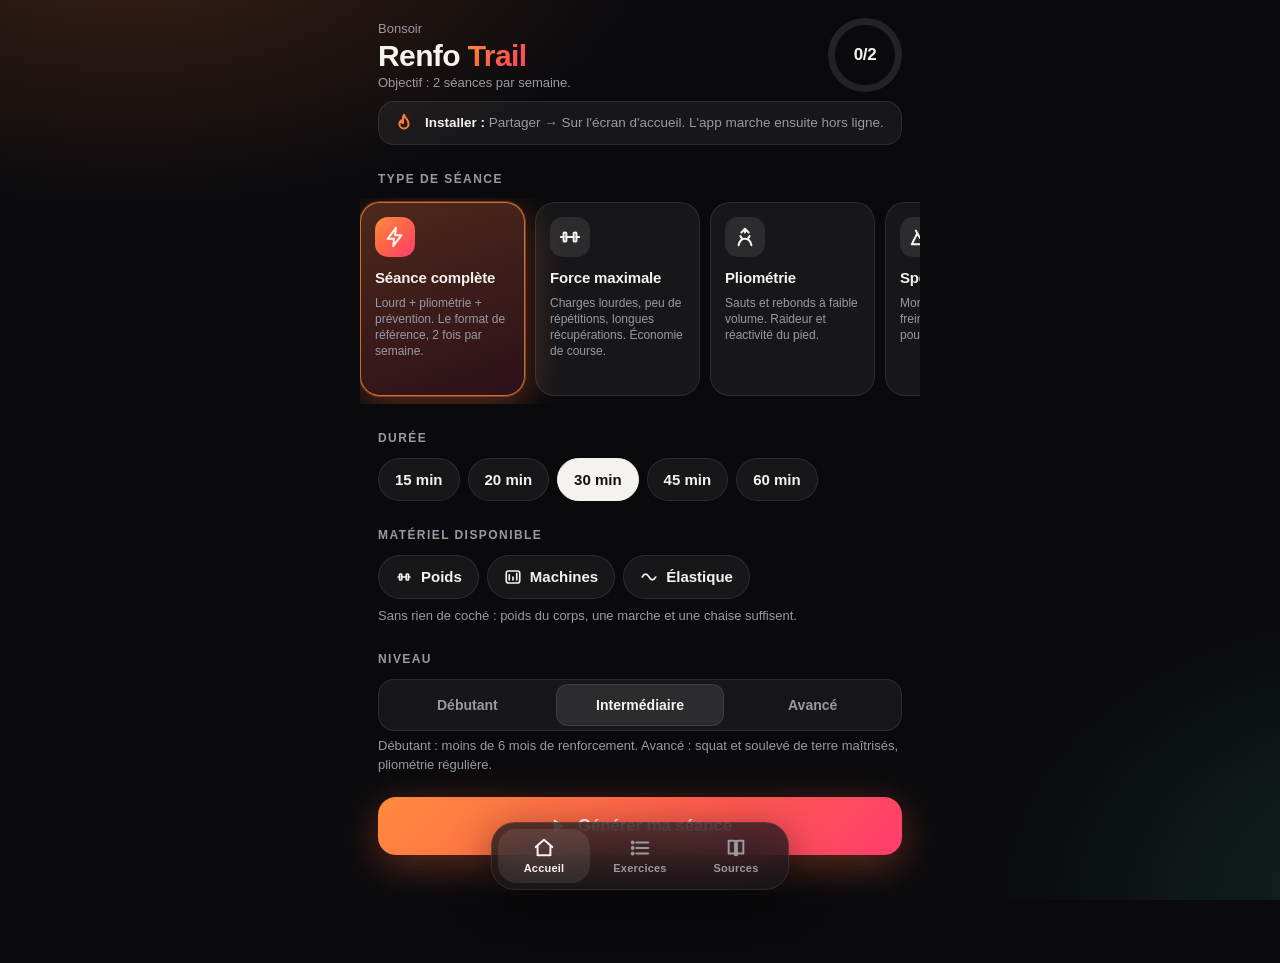
<file: index.html>
<!doctype html>
<html lang="fr">
<head>
<meta charset="utf-8">
<meta name="viewport" content="width=device-width, initial-scale=1, viewport-fit=cover">
<title>Renfo Trail</title>
<meta name="description" content="Séances de renforcement musculaire pour la course à pied et le trail, fondées sur les études récentes de kinésithérapie et de médecine du sport.">
<meta name="theme-color" content="#0a0a0d">
<meta name="color-scheme" content="dark">
<meta name="apple-mobile-web-app-capable" content="yes">
<meta name="mobile-web-app-capable" content="yes">
<meta name="apple-mobile-web-app-status-bar-style" content="black-translucent">
<meta name="apple-mobile-web-app-title" content="Renfo Trail">
<link rel="manifest" href="manifest.webmanifest">
<link rel="apple-touch-icon" href="icon-180.png">
<link rel="icon" href="icon.svg" type="image/svg+xml">
<link rel="stylesheet" href="style.css">
</head>
<body>
<main id="app"></main>
<div class="tabs" id="tabs"></div>
<script src="rig.js"></script>
<script src="exercises.js"></script>
<script type="module" src="rig3d.js"></script>
<script type="module" src="app.js"></script>
</body>
</html>
</file>
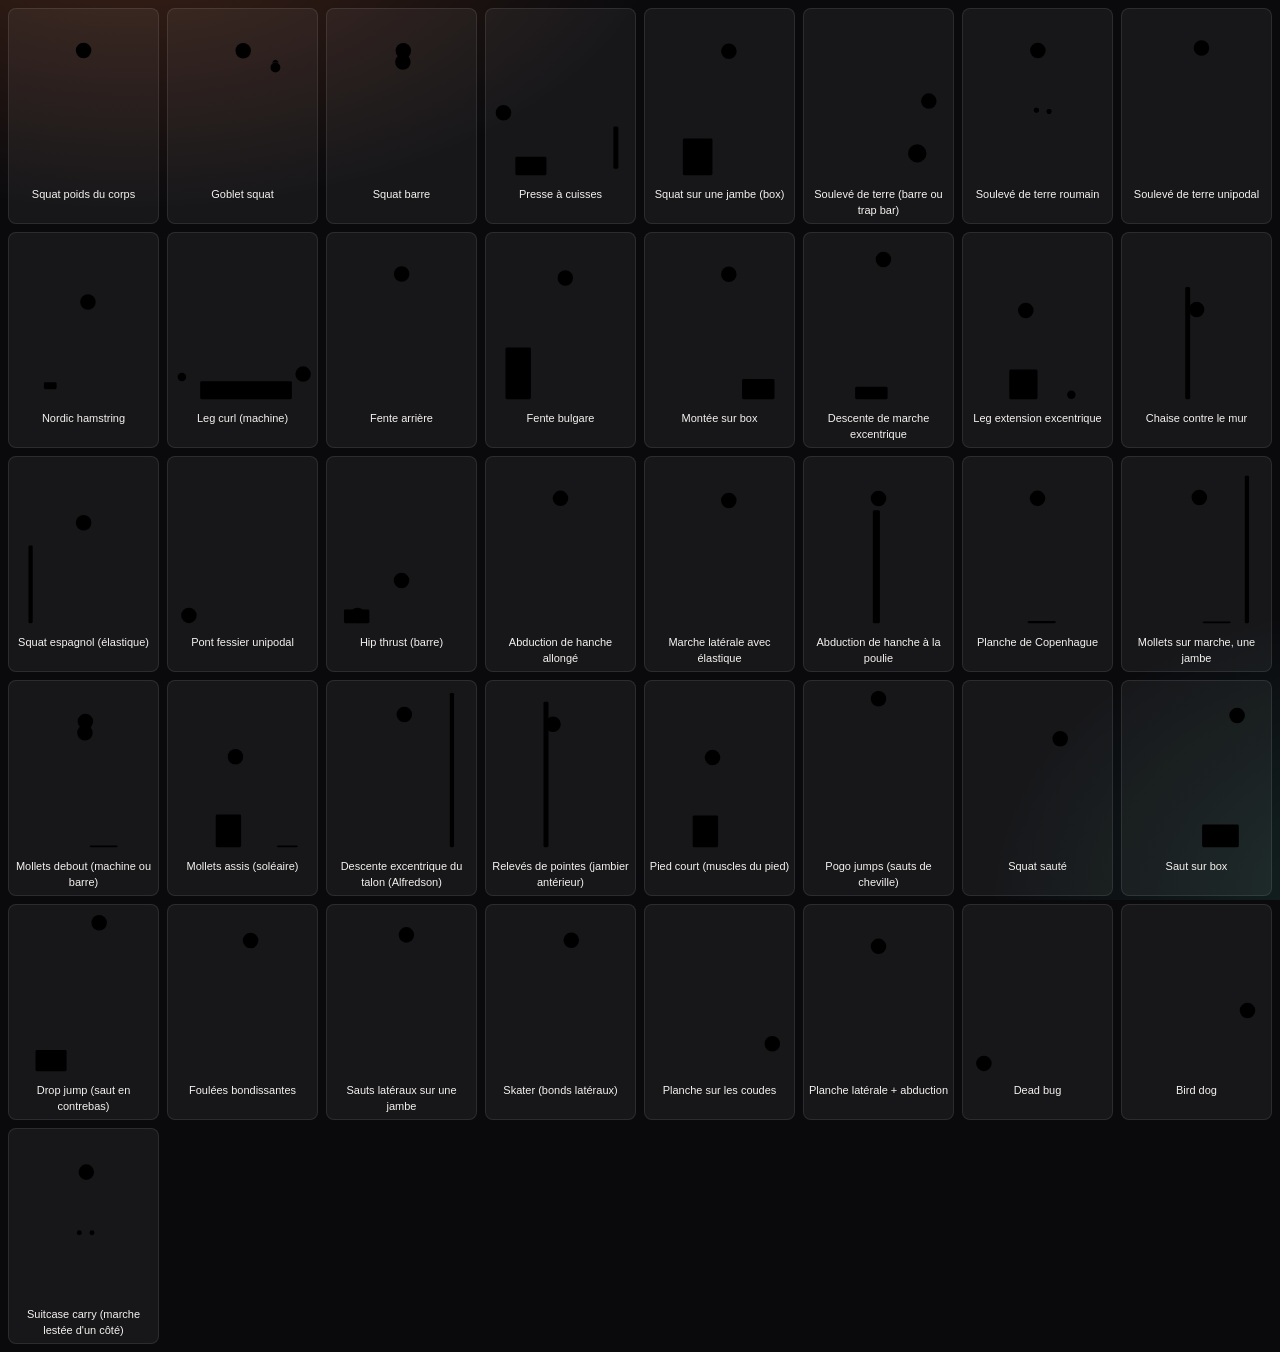
<file: _debug.html>
<!doctype html><html lang="fr"><head><meta charset="utf-8"><link rel="stylesheet" href="style.css"><style>
.grid{display:grid;grid-template-columns:repeat(auto-fill,minmax(var(--w,150px),1fr));gap:8px;padding:8px}.cell{background:var(--card);border:1px solid var(--line);border-radius:8px;padding:4px;text-align:center;font-size:11px}.cell .anim{aspect-ratio:1/1;max-height:none;padding:0}
</style></head><body><div class="grid" id="g"></div><script src="rig.js"></script><script src="exercises.js"></script><script>
const g=document.getElementById('g');const q=new URLSearchParams(location.search);const only=q.get("only");if(q.get("w"))document.getElementById("g").style.setProperty("--w",q.get("w")+"px");
for(const e of EXERCISES){ if(only && !only.split(',').includes(e.id)) continue; const d=document.createElement('div');d.className='cell';d.innerHTML='<div class="anim"></div>'+e.name;g.appendChild(d);RIG.animate(d.querySelector('.anim'),e.anim);}
</script></body></html>
</file>
<file: style.css>
:root { --bg: #0a0a0d; --bg2: #141418; --card: rgba(255,255,255,.055); --card2: rgba(255,255,255,.09); --line: rgba(255,255,255,.09); --fg: #f5f3ef; --muted: #9a99a3; --dim: #6c6b75; --accent: #ff7a3d; --accent2: #ffb347; --teal: #4fd1b3; --rose: #ff4d6d; --grad: linear-gradient(135deg, #ff8a3d 0%, #ff5a4e 60%, #ff3d6e 100%); --glow: 0 10px 40px rgba(255,110,60,.35); --r: 22px; --tab: 84px; }
* { box-sizing: border-box; -webkit-tap-highlight-color: transparent; }
html { -webkit-text-size-adjust: 100%; background: var(--bg); }
body { margin: 0; color: var(--fg); background: radial-gradient(900px 500px at 10% -10%, rgba(255,122,61,.22), transparent 60%), radial-gradient(700px 500px at 110% 100%, rgba(79,209,179,.14), transparent 60%), var(--bg); background-attachment: fixed; font: 16px/1.45 -apple-system, BlinkMacSystemFont, "SF Pro Text", "Inter", Segoe UI, Roboto, sans-serif; min-height: 100vh; overscroll-behavior-y: none; }
#app { max-width: 560px; margin: 0 auto; padding: calc(env(safe-area-inset-top) + 14px) 18px calc(var(--tab) + env(safe-area-inset-bottom) + 24px); }
h1, h2, h3, .num { font-family: -apple-system, BlinkMacSystemFont, "SF Pro Display", "Inter", sans-serif; letter-spacing: -.02em; }
h1 { font-size: 30px; font-weight: 800; margin: 0; line-height: 1.1; }
h2 { font-size: 12px; font-weight: 700; text-transform: uppercase; letter-spacing: .12em; color: var(--muted); margin: 26px 0 10px; }
h3 { font-size: 16px; font-weight: 700; margin: 0 0 8px; }
p { margin: 6px 0; } a { color: var(--teal); }
.muted { color: var(--muted); } .small { font-size: 13px; } .center { text-align: center; }
.grad { background: var(--grad); -webkit-background-clip: text; background-clip: text; color: transparent; }
.top { display: flex; align-items: center; gap: 12px; padding: 6px 0 10px; }
.top .t { flex: 1; min-width: 0; } .top .t h1 { font-size: 22px; } .sub { color: var(--muted); font-size: 14px; margin: 2px 0 0; }
.back { width: 40px; height: 40px; border-radius: 14px; background: var(--card2); border: 1px solid var(--line); display: inline-flex; align-items: center; justify-content: center; color: var(--fg); text-decoration: none; flex: none; backdrop-filter: blur(14px); -webkit-backdrop-filter: blur(14px); }
.back svg { width: 18px; height: 18px; }
.card { background: var(--card); border: 1px solid var(--line); border-radius: var(--r); padding: 16px; margin: 10px 0; }
.hero { position: relative; overflow: hidden; border-radius: 26px; padding: 20px; background: var(--grad); color: #fff; box-shadow: var(--glow); }
.hero::after { content: ""; position: absolute; inset: 0; background: radial-gradient(260px 160px at 90% 0%, rgba(255,255,255,.35), transparent 70%); pointer-events: none; }
.hero h1 { font-size: 26px; } .hero .sub { color: rgba(255,255,255,.85); }
.hero .stats { display: flex; gap: 18px; margin-top: 14px; } .hero .stats div { display: flex; flex-direction: column; } .hero .stats b { font-size: 22px; font-weight: 800; letter-spacing: -.02em; } .hero .stats span { font-size: 12px; opacity: .85; text-transform: uppercase; letter-spacing: .08em; }
.greet { display: flex; align-items: center; justify-content: space-between; gap: 14px; margin: 4px 0 6px; }
.greet .ring { width: 74px; height: 74px; position: relative; flex: none; } .ring svg { width: 100%; height: 100%; transform: rotate(-90deg); } .ring .lbl { position: absolute; inset: 0; display: flex; align-items: center; justify-content: center; font-weight: 800; font-size: 17px; letter-spacing: -.02em; }
.greet p { margin: 2px 0 0; }
.types { display: flex; gap: 10px; overflow-x: auto; scroll-snap-type: x mandatory; margin: 0 -18px; padding: 4px 18px 8px; -ms-overflow-style: none; scrollbar-width: none; } .types::-webkit-scrollbar { display: none; }
.type { scroll-snap-align: start; flex: 0 0 150px; text-align: left; background: var(--card); border: 1px solid var(--line); border-radius: 20px; padding: 14px; color: var(--fg); font: inherit; display: flex; flex-direction: column; gap: 6px; min-height: 164px; position: relative; transition: transform .15s; }
.type:active { transform: scale(.97); }
.type .ic { width: 40px; height: 40px; border-radius: 13px; background: var(--card2); display: flex; align-items: center; justify-content: center; margin-bottom: 4px; } .type .ic svg { width: 22px; height: 22px; }
.type.on { background: linear-gradient(160deg, rgba(255,122,61,.28), rgba(255,61,110,.14)); border-color: rgba(255,138,61,.75); box-shadow: 0 0 0 1px rgba(255,138,61,.35), var(--glow); }
.type.on .ic { background: var(--grad); }
.type .tn { font-weight: 700; font-size: 15px; letter-spacing: -.01em; } .type .td { color: var(--muted); font-size: 12px; line-height: 1.35; }
.chips { display: flex; gap: 8px; flex-wrap: wrap; }
.chip { border: 1px solid var(--line); background: var(--card); color: var(--fg); border-radius: 999px; padding: 10px 16px; font: inherit; font-size: 15px; font-weight: 600; display: inline-flex; align-items: center; gap: 8px; transition: transform .12s; }
.chip:active { transform: scale(.96); }
.chip.on { background: var(--fg); color: #111; border-color: var(--fg); }
.chip.eq.on { background: rgba(79,209,179,.16); color: var(--teal); border-color: rgba(79,209,179,.6); }
.chip svg { width: 18px; height: 18px; }
.seg { display: flex; background: var(--card); border: 1px solid var(--line); border-radius: 16px; padding: 4px; gap: 4px; }
.seg button { flex: 1; border: 0; border-radius: 12px; background: transparent; color: var(--muted); font: inherit; font-size: 14px; padding: 11px 2px; font-weight: 700; }
.seg button.on { background: var(--card2); color: var(--fg); box-shadow: inset 0 0 0 1px var(--line); }
.cta, .btn-primary { display: flex; align-items: center; justify-content: center; gap: 10px; width: 100%; border: 0; border-radius: 18px; background: var(--grad); color: #fff; font: inherit; font-weight: 800; font-size: 17px; padding: 17px; box-shadow: var(--glow); letter-spacing: -.01em; text-decoration: none; transition: transform .12s; }
.cta:active, .btn-primary:active { transform: scale(.98); }
.cta svg, .btn-ghost svg { width: 20px; height: 20px; }
.btn-ghost { display: flex; align-items: center; justify-content: center; gap: 8px; width: 100%; border: 1px solid var(--line); background: var(--card); color: var(--fg); border-radius: 18px; padding: 14px; font: inherit; font-weight: 700; text-decoration: none; margin-top: 10px; }
.sticky { margin-top: 22px; }
.sticky.float { position: sticky; bottom: calc(var(--tab) + env(safe-area-inset-bottom) + 10px); z-index: 5; }
.exos { list-style: none; margin: 0; padding: 0; }
.exo { display: flex; align-items: center; gap: 12px; background: var(--card); border: 1px solid var(--line); border-radius: 20px; padding: 10px; margin: 8px 0; cursor: pointer; transition: transform .12s; }
.exo:active { transform: scale(.985); }
.exo .th { width: 74px; height: 74px; flex: none; border-radius: 16px; overflow: hidden; background: radial-gradient(60px 40px at 50% 95%, rgba(255,122,61,.25), transparent), var(--bg2); display: flex; align-items: center; justify-content: center; }
.exo .th img { width: 100%; height: 100%; object-fit: cover; }
.exo .tx { flex: 1; min-width: 0; display: flex; flex-direction: column; gap: 1px; }
.exo .tx b { font-size: 15px; line-height: 1.25; letter-spacing: -.01em; } .exo .tx span { font-size: 14px; color: var(--accent2); font-weight: 700; } .exo .tx small { color: var(--muted); font-size: 12px; }
.exo .n { width: 26px; height: 26px; border-radius: 50%; background: var(--card2); color: var(--muted); font-size: 12px; font-weight: 800; display: flex; align-items: center; justify-content: center; flex: none; }
.exo .chev { color: var(--dim); } .exo .chev svg { width: 18px; height: 18px; }
.warm h3 { color: var(--teal); display: flex; align-items: center; gap: 8px; } .warm h3 svg { width: 18px; height: 18px; }
.warm ul, .tips ul { padding-left: 18px; margin: 0; } .tips li, .warm li { margin: 5px 0; font-size: 14.5px; color: #d8d6d0; }
.stage { position: relative; margin: -14px -18px 0; height: 50vh; min-height: 300px; max-height: 480px; background: radial-gradient(400px 260px at 50% 70%, rgba(255,122,61,.22), transparent 70%); }
.stage.small { height: 36vh; min-height: 220px; }
.stage .c3d { width: 100%; height: 100%; display: block; touch-action: none; }
.stage::after { content: ""; position: absolute; left: 0; right: 0; bottom: 0; height: 90px; background: linear-gradient(to bottom, transparent, var(--bg)); pointer-events: none; }
.stage .fab { position: absolute; top: calc(env(safe-area-inset-top) + 14px); left: 18px; z-index: 2; }
.stage .hint3d { position: absolute; right: 18px; bottom: 14px; font-size: 11px; color: var(--muted); letter-spacing: .08em; text-transform: uppercase; z-index: 2; }
.title { margin-top: -10px; position: relative; z-index: 2; }
.tags { display: flex; gap: 6px; flex-wrap: wrap; margin: 8px 0 4px; } .tag { font-size: 12px; font-weight: 700; padding: 5px 10px; border-radius: 999px; background: var(--card2); color: var(--muted); border: 1px solid var(--line); }
.dose3 { display: grid; grid-template-columns: repeat(3, 1fr); gap: 8px; } .dose3 div { background: var(--card2); border-radius: 16px; padding: 12px 10px; text-align: center; } .dose3 b { display: block; font-size: 22px; font-weight: 800; letter-spacing: -.02em; } .dose3 span { font-size: 11px; color: var(--muted); text-transform: uppercase; letter-spacing: .1em; }
.cues { list-style: none; padding: 0; margin: 0; counter-reset: c; } .cues li { counter-increment: c; display: flex; gap: 12px; margin: 10px 0; font-size: 15px; color: #e6e4de; } .cues li::before { content: counter(c); flex: none; width: 24px; height: 24px; border-radius: 8px; background: var(--grad); color: #fff; font-size: 12px; font-weight: 800; display: flex; align-items: center; justify-content: center; margin-top: 1px; }
.err h3 { color: var(--rose); } .err ul { padding-left: 18px; margin: 0; } .err li { margin: 5px 0; color: #e6e4de; }
.why h3 { color: var(--teal); }
.refs { padding-left: 16px; margin: 8px 0 0; font-size: 13px; color: var(--muted); } .refs li { margin: 6px 0; }
.srcs { padding-left: 20px; } .srcs li { margin: 12px 0; font-size: 14px; } .srcs p { color: var(--muted); font-size: 13.5px; margin: 3px 0 0; }
.clock { font-size: 72px; font-weight: 800; text-align: center; font-variant-numeric: tabular-nums; letter-spacing: -.04em; margin: 4px 0; line-height: 1; }
.clock.rest { color: var(--teal); }
.prog { height: 5px; background: var(--card2); border-radius: 3px; overflow: hidden; } .prog i { display: block; height: 100%; background: var(--grad); border-radius: 3px; transition: width .3s; }
.ptop { display: flex; align-items: center; gap: 12px; padding: 6px 0 10px; } .ptop .pi { flex: 1; } .ptop .pi small { color: var(--muted); font-size: 12px; text-transform: uppercase; letter-spacing: .1em; font-weight: 700; display: block; margin-bottom: 6px; }
.panel { background: var(--card); border: 1px solid var(--line); border-radius: 26px; padding: 18px; margin-top: 8px; backdrop-filter: blur(16px); -webkit-backdrop-filter: blur(16px); }
.panel h1 { font-size: 24px; } .panel .dose { color: var(--accent2); font-weight: 700; font-size: 16px; margin: 4px 0 10px; }
.ringbig { width: 190px; height: 190px; margin: 6px auto; position: relative; } .ringbig svg { width: 100%; height: 100%; transform: rotate(-90deg); } .ringbig .clock { position: absolute; inset: 0; display: flex; align-items: center; justify-content: center; font-size: 52px; margin: 0; }
.tabs { position: fixed; left: 0; right: 0; bottom: 0; padding: 10px 18px calc(env(safe-area-inset-bottom) + 10px); display: flex; justify-content: center; z-index: 20; pointer-events: none; }
.tabs nav { pointer-events: auto; display: flex; gap: 4px; background: rgba(22,22,27,.72); border: 1px solid var(--line); border-radius: 24px; padding: 6px; backdrop-filter: blur(22px); -webkit-backdrop-filter: blur(22px); box-shadow: 0 10px 40px rgba(0,0,0,.45); }
.tabs a { display: flex; flex-direction: column; align-items: center; gap: 2px; width: 92px; padding: 8px 0 6px; border-radius: 18px; color: var(--muted); text-decoration: none; font-size: 11px; font-weight: 700; letter-spacing: .02em; }
.tabs a svg { width: 22px; height: 22px; } .tabs a.on { color: var(--fg); background: var(--card2); }
.hidden-tabs .tabs { display: none; }
.done { text-align: center; padding: 30px 0 10px; } .done .big { font-size: 64px; }
.install svg { width: 22px; height: 22px; flex: none; color: var(--accent); }
.install { display: flex; gap: 10px; align-items: center; background: var(--card); border: 1px solid var(--line); border-radius: 16px; padding: 10px 14px; font-size: 13.5px; color: var(--muted); margin: 8px 0; } .install b { color: var(--fg); }
.toast { position: fixed; left: 50%; bottom: calc(var(--tab) + env(safe-area-inset-bottom) + 22px); transform: translateX(-50%); background: var(--fg); color: #111; padding: 10px 16px; border-radius: 999px; font-weight: 700; font-size: 14px; z-index: 30; }
@media (min-width: 560px) { .type { flex-basis: 165px; } }
</file>
